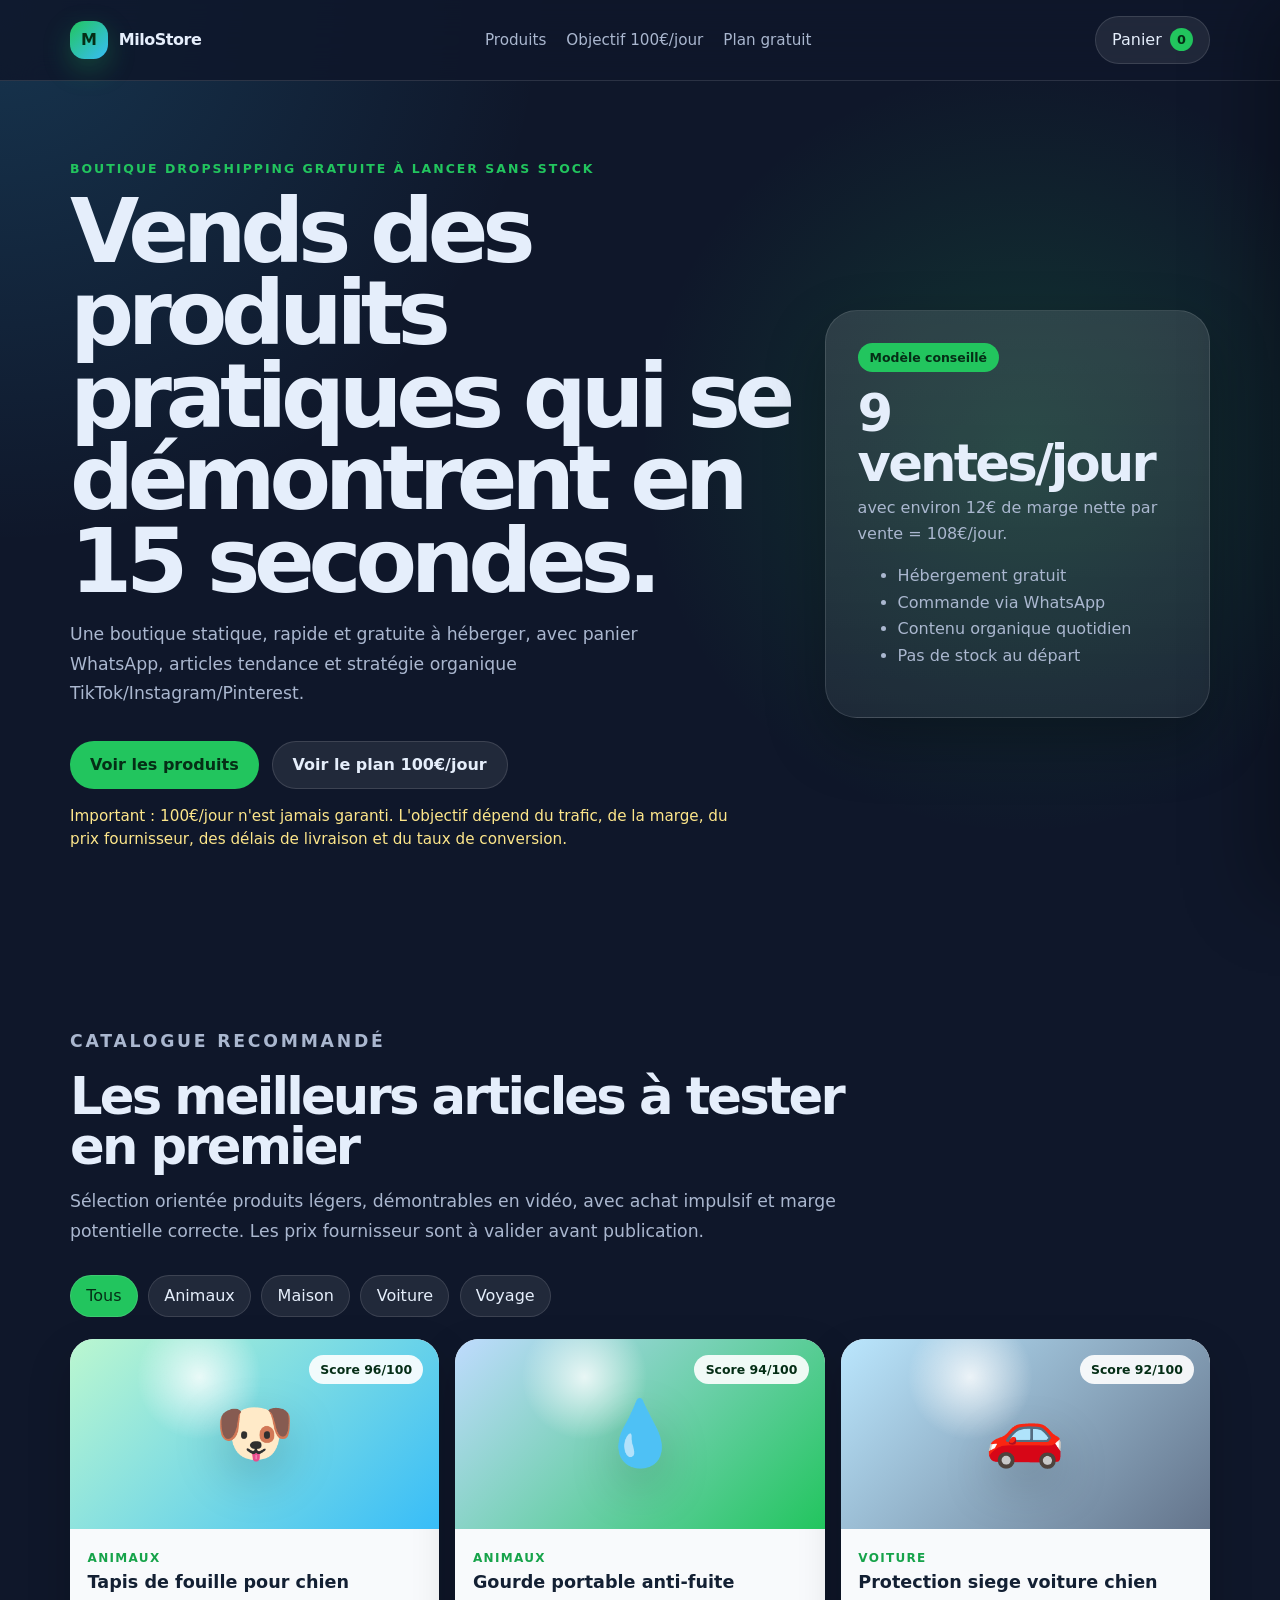
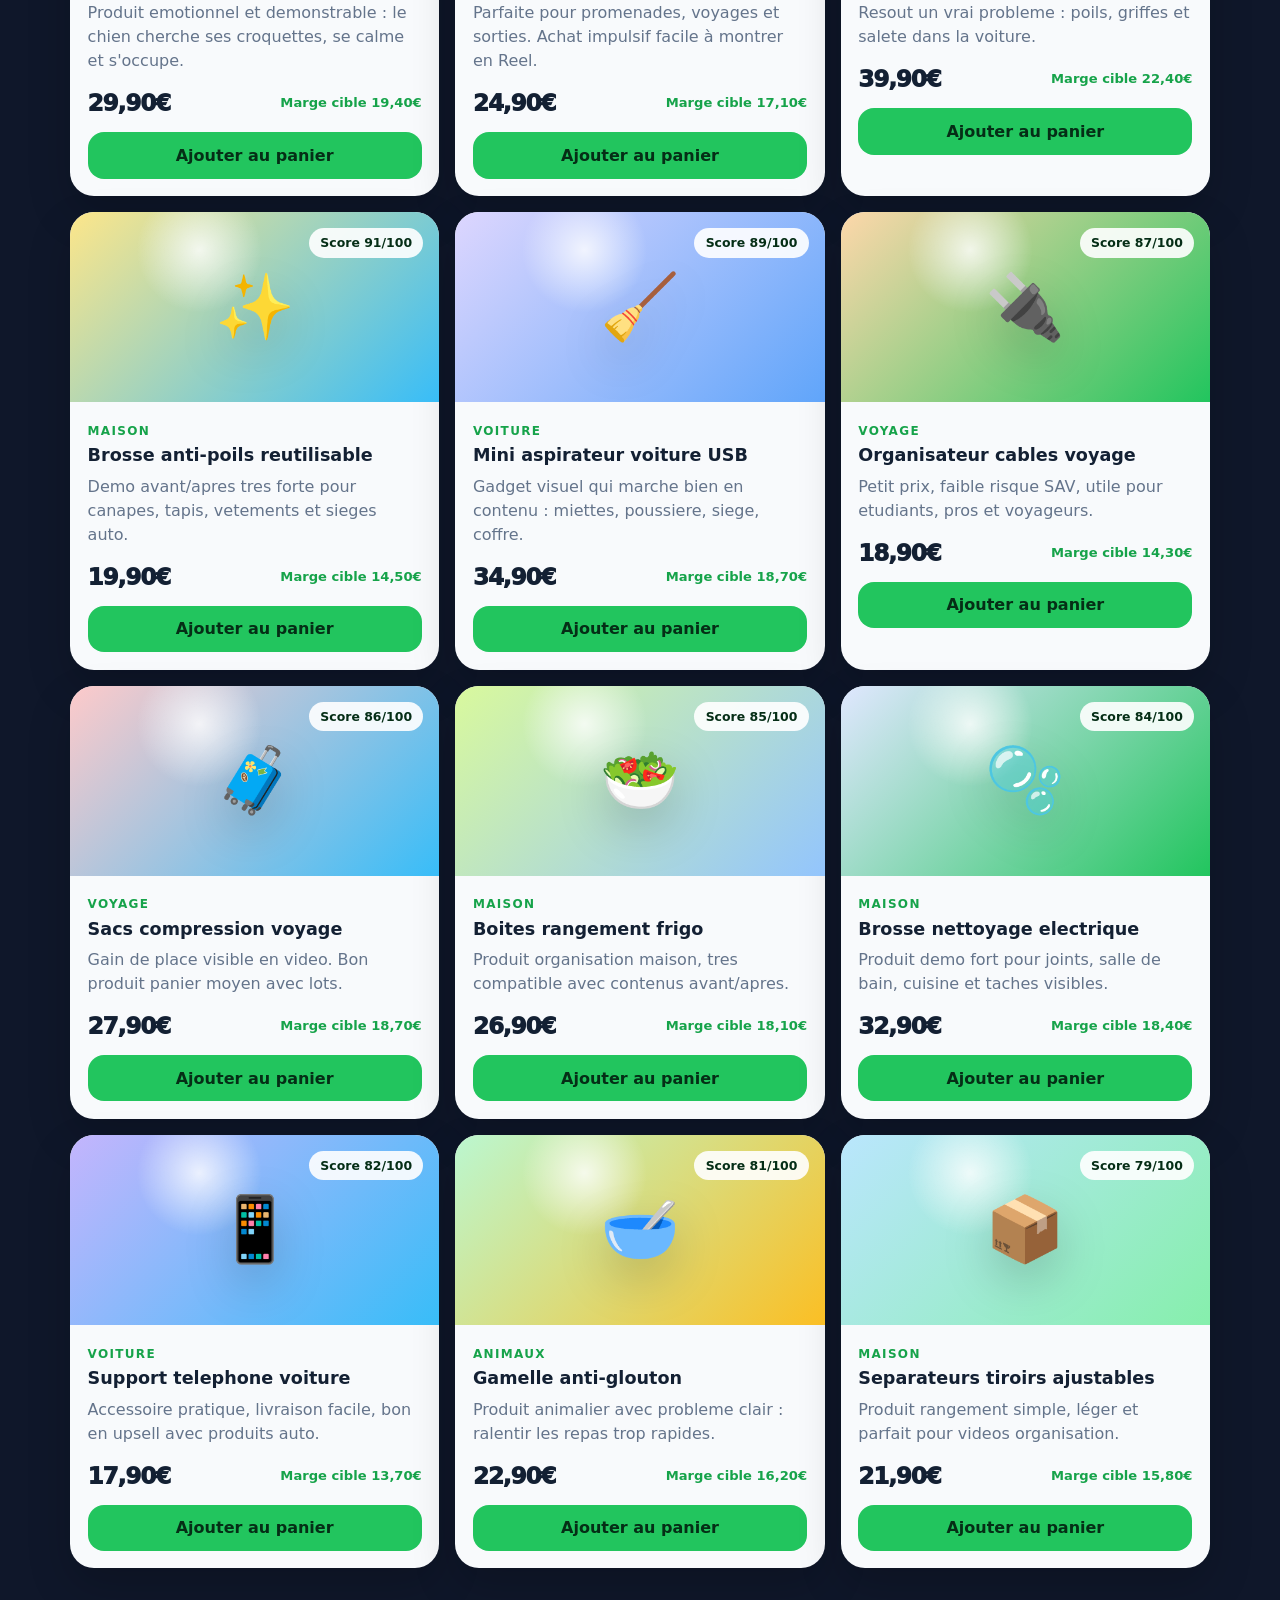
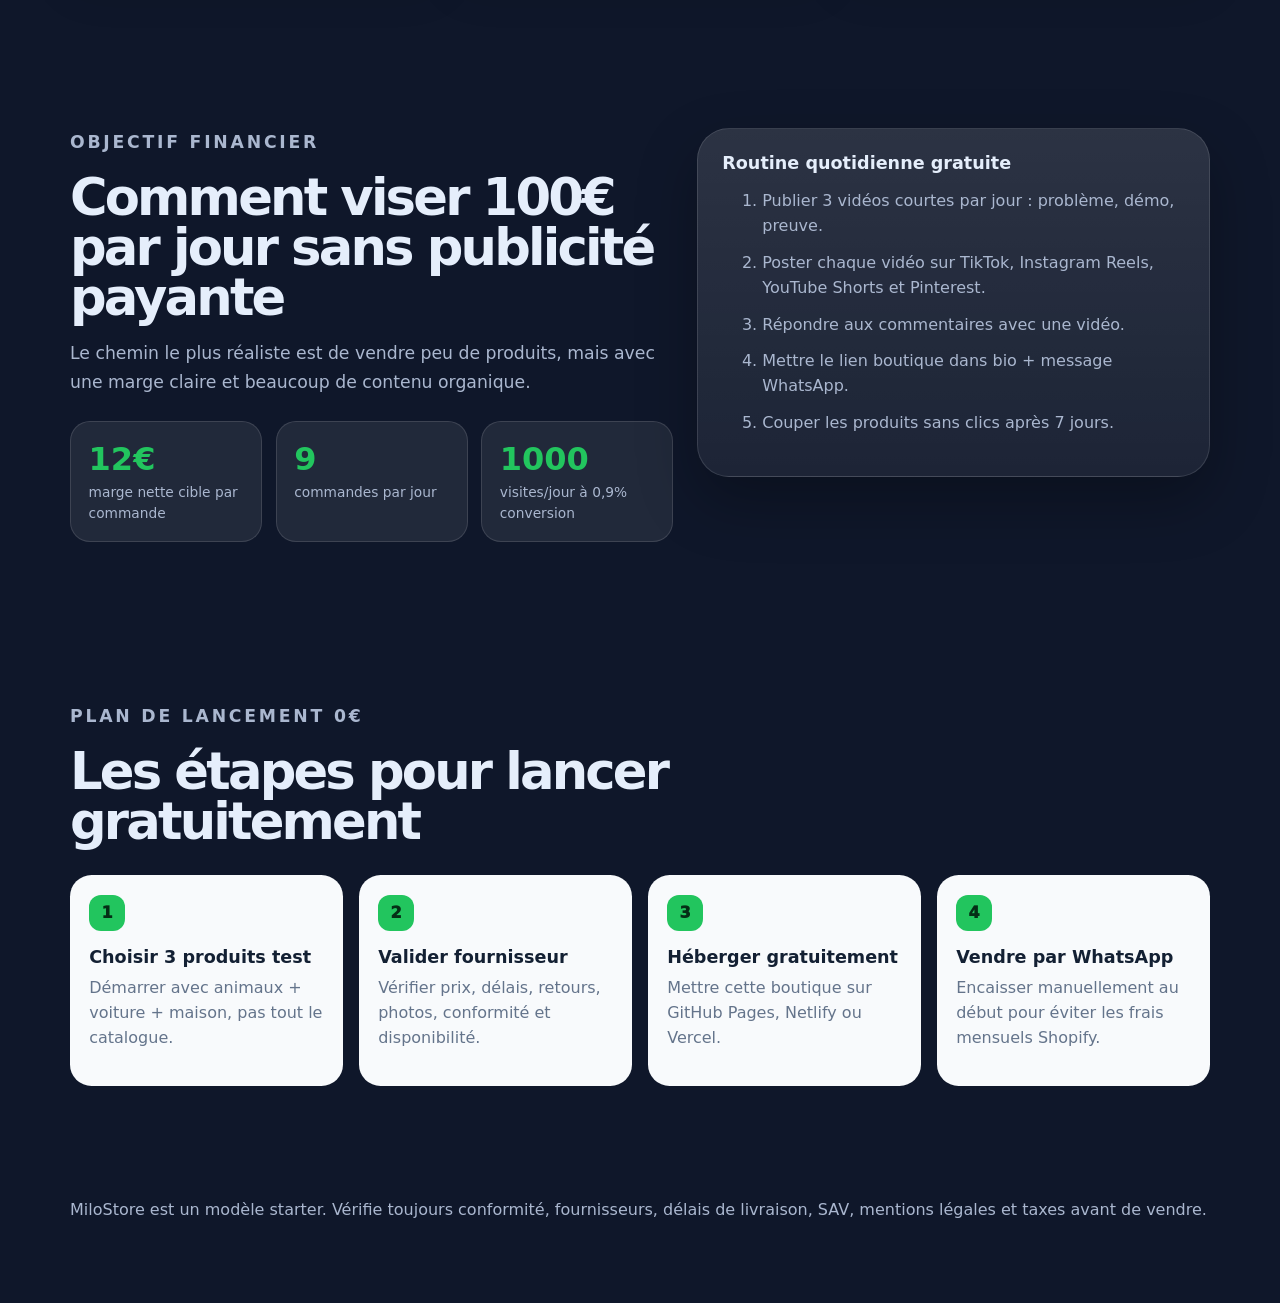
<file: boutique-dropshipping/index.html>
<!doctype html>
<html lang="fr">
  <head>
    <meta charset="utf-8" />
    <meta name="viewport" content="width=device-width, initial-scale=1" />
    <title>MiloStore — Boutique dropshipping gratuite</title>
    <meta
      name="description"
      content="Boutique dropshipping starter gratuite avec produits tendance, panier WhatsApp et plan organique pour viser 100 euros par jour."
    />
    <link rel="stylesheet" href="styles.css" />
  </head>
  <body>
    <header class="site-header">
      <nav class="nav">
        <a class="brand" href="#top" aria-label="Accueil MiloStore">
          <span class="brand-mark">M</span>
          <span>MiloStore</span>
        </a>
        <div class="nav-links">
          <a href="#produits">Produits</a>
          <a href="#objectif">Objectif 100€/jour</a>
          <a href="#lancement">Plan gratuit</a>
        </div>
        <button class="cart-button" type="button" data-open-cart>
          Panier <span id="cart-count">0</span>
        </button>
      </nav>
    </header>

    <main id="top">
      <section class="hero">
        <div class="hero-copy">
          <p class="eyebrow">Boutique dropshipping gratuite à lancer sans stock</p>
          <h1>Vends des produits pratiques qui se démontrent en 15 secondes.</h1>
          <p class="hero-text">
            Une boutique statique, rapide et gratuite à héberger, avec panier WhatsApp,
            articles tendance et stratégie organique TikTok/Instagram/Pinterest.
          </p>
          <div class="hero-actions">
            <a class="button primary" href="#produits">Voir les produits</a>
            <a class="button ghost" href="#objectif">Voir le plan 100€/jour</a>
          </div>
          <p class="notice">
            Important : 100€/jour n'est jamais garanti. L'objectif dépend du trafic,
            de la marge, du prix fournisseur, des délais de livraison et du taux de conversion.
          </p>
        </div>
        <aside class="hero-card" aria-label="Modèle économique">
          <span class="badge">Modèle conseillé</span>
          <h2>9 ventes/jour</h2>
          <p>avec environ 12€ de marge nette par vente = 108€/jour.</p>
          <ul>
            <li>Hébergement gratuit</li>
            <li>Commande via WhatsApp</li>
            <li>Contenu organique quotidien</li>
            <li>Pas de stock au départ</li>
          </ul>
        </aside>
      </section>

      <section class="section" id="produits">
        <div class="section-heading">
          <p class="eyebrow">Catalogue recommandé</p>
          <h2>Les meilleurs articles à tester en premier</h2>
          <p>
            Sélection orientée produits légers, démontrables en vidéo, avec achat impulsif
            et marge potentielle correcte. Les prix fournisseur sont à valider avant publication.
          </p>
        </div>
        <div class="filters" aria-label="Filtres produits">
          <button class="filter active" type="button" data-filter="all">Tous</button>
          <button class="filter" type="button" data-filter="Animaux">Animaux</button>
          <button class="filter" type="button" data-filter="Maison">Maison</button>
          <button class="filter" type="button" data-filter="Voiture">Voiture</button>
          <button class="filter" type="button" data-filter="Voyage">Voyage</button>
        </div>
        <div class="product-grid" id="product-grid"></div>
      </section>

      <section class="section split" id="objectif">
        <div>
          <p class="eyebrow">Objectif financier</p>
          <h2>Comment viser 100€ par jour sans publicité payante</h2>
          <p>
            Le chemin le plus réaliste est de vendre peu de produits, mais avec une marge
            claire et beaucoup de contenu organique.
          </p>
          <div class="math-grid">
            <div>
              <strong>12€</strong>
              <span>marge nette cible par commande</span>
            </div>
            <div>
              <strong>9</strong>
              <span>commandes par jour</span>
            </div>
            <div>
              <strong>1000</strong>
              <span>visites/jour à 0,9% conversion</span>
            </div>
          </div>
        </div>
        <div class="plan-card">
          <h3>Routine quotidienne gratuite</h3>
          <ol>
            <li>Publier 3 vidéos courtes par jour : problème, démo, preuve.</li>
            <li>Poster chaque vidéo sur TikTok, Instagram Reels, YouTube Shorts et Pinterest.</li>
            <li>Répondre aux commentaires avec une vidéo.</li>
            <li>Mettre le lien boutique dans bio + message WhatsApp.</li>
            <li>Couper les produits sans clics après 7 jours.</li>
          </ol>
        </div>
      </section>

      <section class="section" id="lancement">
        <div class="section-heading">
          <p class="eyebrow">Plan de lancement 0€</p>
          <h2>Les étapes pour lancer gratuitement</h2>
        </div>
        <div class="steps">
          <article>
            <span>1</span>
            <h3>Choisir 3 produits test</h3>
            <p>Démarrer avec animaux + voiture + maison, pas tout le catalogue.</p>
          </article>
          <article>
            <span>2</span>
            <h3>Valider fournisseur</h3>
            <p>Vérifier prix, délais, retours, photos, conformité et disponibilité.</p>
          </article>
          <article>
            <span>3</span>
            <h3>Héberger gratuitement</h3>
            <p>Mettre cette boutique sur GitHub Pages, Netlify ou Vercel.</p>
          </article>
          <article>
            <span>4</span>
            <h3>Vendre par WhatsApp</h3>
            <p>Encaisser manuellement au début pour éviter les frais mensuels Shopify.</p>
          </article>
        </div>
      </section>
    </main>

    <aside class="cart-panel" id="cart-panel" aria-hidden="true">
      <div class="cart-panel-inner">
        <div class="cart-header">
          <h2>Ton panier</h2>
          <button type="button" class="icon-button" data-close-cart aria-label="Fermer le panier">×</button>
        </div>
        <div id="cart-items" class="cart-items"></div>
        <div class="cart-footer">
          <div class="cart-total">
            <span>Total</span>
            <strong id="cart-total">0€</strong>
          </div>
          <a class="button primary full" id="whatsapp-order" href="#" target="_blank" rel="noreferrer">
            Commander sur WhatsApp
          </a>
          <p class="small">
            Remplace le numéro WhatsApp dans <code>script.js</code> avant la mise en ligne.
          </p>
        </div>
      </div>
    </aside>
    <div class="overlay" id="overlay" data-close-cart></div>

    <footer class="footer">
      <p>
        MiloStore est un modèle starter. Vérifie toujours conformité, fournisseurs,
        délais de livraison, SAV, mentions légales et taxes avant de vendre.
      </p>
    </footer>

    <script src="script.js"></script>
  </body>
</html>
</file>
<file: boutique-dropshipping/styles.css>
:root {
  --bg: #0f172a;
  --surface: #111c33;
  --surface-soft: #17243f;
  --card: #f8fafc;
  --text: #e5eefb;
  --muted: #aab7cf;
  --ink: #132033;
  --ink-muted: #64748b;
  --primary: #22c55e;
  --primary-dark: #16a34a;
  --accent: #38bdf8;
  --warning: #f59e0b;
  --border: rgba(255, 255, 255, 0.12);
  --shadow: 0 24px 60px rgba(0, 0, 0, 0.28);
}

* {
  box-sizing: border-box;
}

html {
  scroll-behavior: smooth;
}

body {
  margin: 0;
  font-family:
    Inter, ui-sans-serif, system-ui, -apple-system, BlinkMacSystemFont, "Segoe UI",
    sans-serif;
  color: var(--text);
  background:
    radial-gradient(circle at top left, rgba(56, 189, 248, 0.18), transparent 34rem),
    radial-gradient(circle at 80% 10%, rgba(34, 197, 94, 0.18), transparent 24rem),
    var(--bg);
}

a {
  color: inherit;
  text-decoration: none;
}

button,
input {
  font: inherit;
}

.site-header {
  position: sticky;
  top: 0;
  z-index: 20;
  border-bottom: 1px solid var(--border);
  background: rgba(15, 23, 42, 0.86);
  backdrop-filter: blur(18px);
}

.nav {
  display: flex;
  align-items: center;
  justify-content: space-between;
  max-width: 1180px;
  margin: 0 auto;
  padding: 1rem 1.25rem;
  gap: 1rem;
}

.brand,
.nav-links,
.hero-actions,
.filters {
  display: flex;
  align-items: center;
}

.brand {
  gap: 0.7rem;
  font-weight: 900;
  letter-spacing: -0.03em;
}

.brand-mark {
  display: grid;
  width: 2.35rem;
  height: 2.35rem;
  place-items: center;
  border-radius: 0.9rem;
  color: #052e16;
  background: linear-gradient(135deg, var(--primary), var(--accent));
  box-shadow: 0 10px 28px rgba(34, 197, 94, 0.28);
}

.nav-links {
  gap: 1.25rem;
  color: var(--muted);
  font-size: 0.95rem;
}

.nav-links a:hover {
  color: var(--text);
}

.cart-button,
.filter,
.button,
.icon-button {
  border: 0;
  cursor: pointer;
}

.cart-button {
  display: inline-flex;
  align-items: center;
  gap: 0.5rem;
  color: var(--text);
  border: 1px solid var(--border);
  border-radius: 999px;
  padding: 0.7rem 1rem;
  background: rgba(255, 255, 255, 0.08);
}

#cart-count {
  display: grid;
  min-width: 1.45rem;
  height: 1.45rem;
  place-items: center;
  border-radius: 999px;
  color: #052e16;
  background: var(--primary);
  font-size: 0.8rem;
  font-weight: 800;
}

.hero,
.section {
  max-width: 1180px;
  margin: 0 auto;
  padding: 5rem 1.25rem;
}

.hero {
  display: grid;
  grid-template-columns: minmax(0, 1.5fr) minmax(18rem, 0.8fr);
  min-height: 72vh;
  align-items: center;
  gap: 2rem;
}

.eyebrow {
  margin: 0 0 0.9rem;
  color: var(--primary);
  font-size: 0.78rem;
  font-weight: 900;
  letter-spacing: 0.16em;
  text-transform: uppercase;
}

h1,
h2,
h3,
p {
  margin-top: 0;
}

h1 {
  max-width: 820px;
  margin-bottom: 1.15rem;
  font-size: clamp(2.7rem, 7vw, 6.1rem);
  line-height: 0.92;
  letter-spacing: -0.07em;
}

h2 {
  margin-bottom: 1rem;
  font-size: clamp(2rem, 4vw, 3.6rem);
  line-height: 0.98;
  letter-spacing: -0.055em;
}

h3 {
  margin-bottom: 0.6rem;
  color: var(--ink);
  font-size: 1.1rem;
}

.hero-text,
.section-heading p,
.split p {
  color: var(--muted);
  font-size: 1.08rem;
  line-height: 1.7;
}

.hero-text {
  max-width: 620px;
}

.hero-actions {
  flex-wrap: wrap;
  gap: 0.8rem;
  margin: 2rem 0 1rem;
}

.button {
  display: inline-flex;
  align-items: center;
  justify-content: center;
  min-height: 3rem;
  border-radius: 999px;
  padding: 0.85rem 1.25rem;
  font-weight: 850;
}

.button.primary {
  color: #052e16;
  background: var(--primary);
}

.button.primary:hover {
  background: var(--primary-dark);
}

.button.ghost {
  border: 1px solid var(--border);
  color: var(--text);
  background: rgba(255, 255, 255, 0.08);
}

.button.full {
  width: 100%;
}

.notice {
  max-width: 670px;
  color: #fde68a;
  font-size: 0.95rem;
  line-height: 1.55;
}

.hero-card,
.plan-card {
  border: 1px solid var(--border);
  border-radius: 2rem;
  background: linear-gradient(180deg, rgba(255, 255, 255, 0.12), rgba(255, 255, 255, 0.06));
  box-shadow: var(--shadow);
}

.hero-card {
  padding: 2rem;
}

.hero-card h2 {
  margin: 1rem 0 0.4rem;
  color: var(--text);
}

.hero-card p,
.hero-card li {
  color: var(--muted);
  line-height: 1.65;
}

.badge {
  display: inline-flex;
  border-radius: 999px;
  padding: 0.45rem 0.75rem;
  color: #052e16;
  background: var(--primary);
  font-size: 0.78rem;
  font-weight: 900;
}

.section-heading {
  max-width: 780px;
  margin-bottom: 1.8rem;
}

.filters {
  flex-wrap: wrap;
  gap: 0.65rem;
  margin-bottom: 1.4rem;
}

.filter {
  border: 1px solid var(--border);
  border-radius: 999px;
  padding: 0.65rem 0.95rem;
  color: var(--text);
  background: rgba(255, 255, 255, 0.08);
}

.filter.active,
.filter:hover {
  color: #052e16;
  background: var(--primary);
}

.product-grid {
  display: grid;
  grid-template-columns: repeat(3, minmax(0, 1fr));
  gap: 1rem;
}

.product-card {
  overflow: hidden;
  border-radius: 1.5rem;
  color: var(--ink);
  background: var(--card);
  box-shadow: 0 18px 44px rgba(0, 0, 0, 0.18);
}

.product-art {
  position: relative;
  display: grid;
  min-height: 190px;
  place-items: center;
  overflow: hidden;
  background:
    radial-gradient(circle at 35% 20%, rgba(255, 255, 255, 0.8), transparent 22%),
    linear-gradient(135deg, var(--art-a), var(--art-b));
}

.product-icon {
  font-size: 4rem;
  filter: drop-shadow(0 18px 24px rgba(0, 0, 0, 0.18));
}

.score {
  position: absolute;
  top: 1rem;
  right: 1rem;
  border-radius: 999px;
  padding: 0.45rem 0.7rem;
  color: #052e16;
  background: rgba(255, 255, 255, 0.9);
  font-size: 0.78rem;
  font-weight: 900;
}

.product-body {
  padding: 1.1rem;
}

.category {
  color: var(--primary-dark);
  font-size: 0.75rem;
  font-weight: 900;
  letter-spacing: 0.11em;
  text-transform: uppercase;
}

.product-body h3 {
  margin-top: 0.4rem;
}

.product-body p {
  color: var(--ink-muted);
  line-height: 1.5;
}

.price-line,
.product-actions,
.cart-row,
.cart-total {
  display: flex;
  align-items: center;
  justify-content: space-between;
  gap: 1rem;
}

.price {
  color: var(--ink);
  font-size: 1.45rem;
  font-weight: 950;
  letter-spacing: -0.05em;
}

.margin {
  color: var(--primary-dark);
  font-size: 0.82rem;
  font-weight: 900;
}

.product-actions {
  margin-top: 1rem;
}

.add-button {
  width: 100%;
  border: 0;
  border-radius: 1rem;
  padding: 0.85rem 1rem;
  color: #052e16;
  background: var(--primary);
  cursor: pointer;
  font-weight: 900;
}

.split {
  display: grid;
  grid-template-columns: 1fr 0.85fr;
  gap: 1.5rem;
  align-items: start;
}

.math-grid {
  display: grid;
  grid-template-columns: repeat(3, 1fr);
  gap: 0.85rem;
  margin-top: 1.5rem;
}

.math-grid div {
  border: 1px solid var(--border);
  border-radius: 1.25rem;
  padding: 1.1rem;
  background: rgba(255, 255, 255, 0.08);
}

.math-grid strong {
  display: block;
  margin-bottom: 0.25rem;
  color: var(--primary);
  font-size: 2rem;
}

.math-grid span,
.small {
  color: var(--muted);
  font-size: 0.86rem;
  line-height: 1.45;
}

.plan-card {
  padding: 1.5rem;
}

.plan-card h3 {
  color: var(--text);
}

.plan-card li {
  margin-bottom: 0.75rem;
  color: var(--muted);
  line-height: 1.55;
}

.steps {
  display: grid;
  grid-template-columns: repeat(4, minmax(0, 1fr));
  gap: 1rem;
}

.steps article {
  border-radius: 1.35rem;
  padding: 1.2rem;
  color: var(--ink);
  background: var(--card);
}

.steps span {
  display: grid;
  width: 2.25rem;
  height: 2.25rem;
  margin-bottom: 1rem;
  place-items: center;
  border-radius: 0.75rem;
  color: #052e16;
  background: var(--primary);
  font-weight: 950;
}

.steps p {
  color: var(--ink-muted);
  line-height: 1.55;
}

.cart-panel {
  position: fixed;
  inset: 0 0 0 auto;
  z-index: 40;
  width: min(100%, 420px);
  transform: translateX(100%);
  transition: transform 0.24s ease;
}

.cart-panel.open {
  transform: translateX(0);
}

.cart-panel-inner {
  display: flex;
  height: 100%;
  flex-direction: column;
  background: #ffffff;
  color: var(--ink);
  box-shadow: -24px 0 70px rgba(0, 0, 0, 0.28);
}

.cart-header,
.cart-footer {
  padding: 1.25rem;
}

.cart-header {
  display: flex;
  align-items: center;
  justify-content: space-between;
  border-bottom: 1px solid #e2e8f0;
}

.icon-button {
  width: 2.35rem;
  height: 2.35rem;
  border-radius: 999px;
  color: var(--ink);
  background: #e2e8f0;
  font-size: 1.5rem;
}

.cart-items {
  flex: 1;
  overflow: auto;
  padding: 0.8rem 1.25rem;
}

.cart-row {
  border-bottom: 1px solid #e2e8f0;
  padding: 0.8rem 0;
}

.cart-row strong {
  display: block;
}

.cart-row span {
  color: var(--ink-muted);
  font-size: 0.86rem;
}

.qty-actions {
  display: flex;
  align-items: center;
  gap: 0.45rem;
}

.qty-actions button {
  width: 1.85rem;
  height: 1.85rem;
  border: 0;
  border-radius: 0.55rem;
  background: #e2e8f0;
  cursor: pointer;
}

.cart-footer {
  border-top: 1px solid #e2e8f0;
}

.cart-total {
  margin-bottom: 1rem;
}

.cart-total strong {
  font-size: 1.4rem;
}

.overlay {
  position: fixed;
  inset: 0;
  z-index: 30;
  display: none;
  background: rgba(2, 6, 23, 0.6);
}

.overlay.open {
  display: block;
}

.footer {
  max-width: 1180px;
  margin: 0 auto;
  padding: 2rem 1.25rem 4rem;
  color: var(--muted);
  line-height: 1.55;
}

@media (max-width: 940px) {
  .hero,
  .split,
  .product-grid,
  .steps {
    grid-template-columns: 1fr;
  }

  .nav-links {
    display: none;
  }

  .math-grid {
    grid-template-columns: 1fr;
  }
}
</file>
